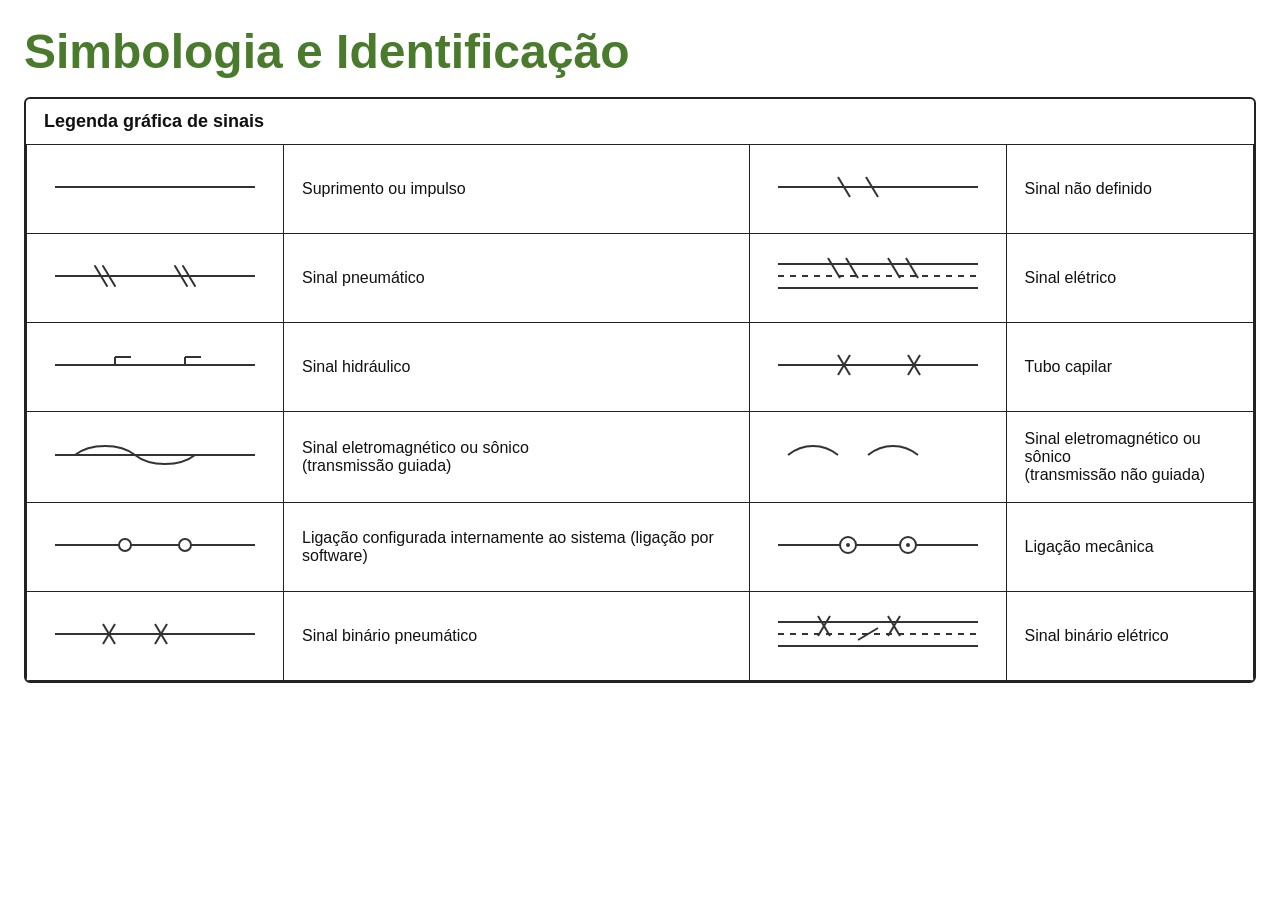
<file: test.html>
<!doctype html>
<html lang="pt-BR">
<head>
  <meta charset="utf-8" />
  <meta name="viewport" content="width=device-width,initial-scale=1" />
  <title>Simbologia e Identificação</title>
  <style>
    :root{ --border:#222; --bg:#fff; --muted:#666 }
    body{ font-family:Segoe UI, Roboto, Arial, sans-serif; margin:24px; background:var(--bg); color:#111 }
    h1{ font-size:48px; margin:0 0 18px; color:#4a7b2d }
    .table-wrap{ overflow:auto; border:2px solid var(--border); border-radius:6px }
    table{ border-collapse:collapse; width:100%; min-width:900px }
    td,th{ border:1px solid var(--border); padding:18px; vertical-align:middle; text-align:center }
    td.desc{ font-size:16px; text-align:left }
    .symbol{ width:220px; height:48px; display:inline-block }
    .small-symbol{ width:160px; height:36px }
    caption{ text-align:left; padding:12px 18px; font-size:18px; font-weight:600 }
    @media(max-width:800px){ h1{font-size:32px} td,th{padding:10px} }
  </style>
</head>
<body>
  <h1>Simbologia e Identificação</h1>
  <div class="table-wrap">
    <table>
      <caption>Legenda gráfica de sinais</caption>
      <tr>
        <td><!-- supply/impulse single line -->
          <svg class="symbol" viewBox="0 0 220 48" xmlns="http://www.w3.org/2000/svg">
            <line x1="10" y1="24" x2="210" y2="24" stroke="#333" stroke-width="2" />
          </svg>
        </td>
        <td class="desc">Suprimento ou impulso</td>
        <td><!-- undefined signal: short slashes on line -->
          <svg class="symbol" viewBox="0 0 220 48" xmlns="http://www.w3.org/2000/svg">
            <line x1="10" y1="24" x2="210" y2="24" stroke="#333" stroke-width="2" />
            <line x1="70" y1="14" x2="82" y2="34" stroke="#333" stroke-width="2" />
            <line x1="98" y1="14" x2="110" y2="34" stroke="#333" stroke-width="2" />
          </svg>
        </td>
        <td class="desc">Sinal não definido</td>
      </tr>

      <tr>
        <td><!-- pneumatic signal: slashes groups -->
          <svg class="symbol" viewBox="0 0 220 48" xmlns="http://www.w3.org/2000/svg">
            <line x1="10" y1="24" x2="210" y2="24" stroke="#333" stroke-width="2" />
            <!-- group of slashes left and right -->
            <g stroke="#333" stroke-width="2" stroke-linecap="round">
              <line x1="50" y1="14" x2="62" y2="34" />
              <line x1="58" y1="14" x2="70" y2="34" />

              <line x1="130" y1="14" x2="142" y2="34" />
              <line x1="138" y1="14" x2="150" y2="34" />
            </g>
          </svg>
        </td>
        <td class="desc">Sinal pneumático</td>
        <td><!-- electrical signal: slashes + dashed -->
          <svg class="symbol" viewBox="0 0 220 48" xmlns="http://www.w3.org/2000/svg">
            <line x1="10" y1="12" x2="210" y2="12" stroke="#333" stroke-width="2" />
            <line x1="10" y1="36" x2="210" y2="36" stroke="#333" stroke-width="2" />
            <!-- slashes on top line -->
            <g stroke="#333" stroke-width="2">
              <line x1="60" y1="6" x2="72" y2="26" />
              <line x1="78" y1="6" x2="90" y2="26" />
              <line x1="120" y1="6" x2="132" y2="26" />
              <line x1="138" y1="6" x2="150" y2="26" />
            </g>
            <!-- dashed middle line -->
            <g stroke="#333" stroke-width="2" stroke-dasharray="6,6">
              <line x1="10" y1="24" x2="210" y2="24" />
            </g>
          </svg>
        </td>
        <td class="desc">Sinal elétrico</td>
      </tr>

      <tr>
        <td><!-- hydraulic: L-like breaks -->
          <svg class="symbol" viewBox="0 0 220 48" xmlns="http://www.w3.org/2000/svg">
            <line x1="10" y1="24" x2="210" y2="24" stroke="#333" stroke-width="2" />
            <g stroke="#333" stroke-width="2">
              <path d="M70 24 L70 16" />
              <path d="M70 16 L86 16" />
              <path d="M140 24 L140 16" />
              <path d="M140 16 L156 16" />
            </g>
          </svg>
        </td>
        <td class="desc">Sinal hidráulico</td>
        <td><!-- capillary tube: X marks -->
          <svg class="symbol" viewBox="0 0 220 48" xmlns="http://www.w3.org/2000/svg">
            <line x1="10" y1="24" x2="210" y2="24" stroke="#333" stroke-width="2" />
            <g stroke="#333" stroke-width="2">
              <line x1="70" y1="14" x2="82" y2="34" />
              <line x1="82" y1="14" x2="70" y2="34" />

              <line x1="140" y1="14" x2="152" y2="34" />
              <line x1="152" y1="14" x2="140" y2="34" />
            </g>
          </svg>
        </td>
        <td class="desc">Tubo capilar</td>
      </tr>

      <tr>
        <td><!-- guided EM or sonic: sine on line (one wave on center)  -->
          <svg class="symbol" viewBox="0 0 220 48" xmlns="http://www.w3.org/2000/svg">
            <line x1="10" y1="24" x2="210" y2="24" stroke="#333" stroke-width="2" />
            <path d="M30 24 C45 12, 75 12, 90 24 C105 36, 135 36, 150 24" fill="none" stroke="#333" stroke-width="2" />
          </svg>
        </td>
        <td class="desc">Sinal eletromagnético ou sônico<br/>(transmissão guiada)</td>
        <td><!-- unguided EM/sonic: free wave symbols -->
          <svg class="symbol" viewBox="0 0 220 48" xmlns="http://www.w3.org/2000/svg">
            <path d="M20 24 C35 12, 55 12, 70 24" fill="none" stroke="#333" stroke-width="2" />
            <path d="M100 24 C115 12, 135 12, 150 24" fill="none" stroke="#333" stroke-width="2" />
          </svg>
        </td>
        <td class="desc">Sinal eletromagnético ou sônico<br/>(transmissão não guiada)</td>
      </tr>

      <tr>
        <td><!-- software configured: circles on line -->
          <svg class="symbol" viewBox="0 0 220 48" xmlns="http://www.w3.org/2000/svg">
            <line x1="10" y1="24" x2="210" y2="24" stroke="#333" stroke-width="2" />
            <circle cx="80" cy="24" r="6" stroke="#333" stroke-width="2" fill="#fff" />
            <circle cx="140" cy="24" r="6" stroke="#333" stroke-width="2" fill="#fff" />
          </svg>
        </td>
        <td class="desc">Ligação configurada internamente ao sistema (ligação por software)</td>
        <td><!-- mechanical link: circled dot on line -->
          <svg class="symbol" viewBox="0 0 220 48" xmlns="http://www.w3.org/2000/svg">
            <line x1="10" y1="24" x2="210" y2="24" stroke="#333" stroke-width="2" />
            <g>
              <circle cx="80" cy="24" r="8" stroke="#333" stroke-width="2" fill="#fff" />
              <circle cx="80" cy="24" r="2" fill="#333" />
              <circle cx="140" cy="24" r="8" stroke="#333" stroke-width="2" fill="#fff" />
              <circle cx="140" cy="24" r="2" fill="#333" />
            </g>
          </svg>
        </td>
        <td class="desc">Ligação mecânica</td>
      </tr>

      <tr>
        <td><!-- binary pneumatic: crossed slashes on line -->
          <svg class="symbol" viewBox="0 0 220 48" xmlns="http://www.w3.org/2000/svg">
            <line x1="10" y1="24" x2="210" y2="24" stroke="#333" stroke-width="2" />
            <g stroke="#333" stroke-width="2">
              <line x1="58" y1="14" x2="70" y2="34" />
              <line x1="70" y1="14" x2="58" y2="34" />
              <line x1="110" y1="14" x2="122" y2="34" />
              <line x1="122" y1="14" x2="110" y2="34" />
            </g>
          </svg>
        </td>
        <td class="desc">Sinal binário pneumático</td>
        <td><!-- binary electrical: crossed slashes + dashed line variants -->
          <svg class="symbol" viewBox="0 0 220 48" xmlns="http://www.w3.org/2000/svg">
            <line x1="10" y1="12" x2="210" y2="12" stroke="#333" stroke-width="2" />
            <line x1="10" y1="36" x2="210" y2="36" stroke="#333" stroke-width="2" />
            <g stroke="#333" stroke-width="2">
              <line x1="50" y1="6" x2="62" y2="26" />
              <line x1="62" y1="6" x2="50" y2="26" />

              <line x1="120" y1="6" x2="132" y2="26" />
              <line x1="132" y1="6" x2="120" y2="26" />
            </g>
            <g stroke="#333" stroke-width="2" stroke-dasharray="6,6">
              <line x1="10" y1="24" x2="210" y2="24" />
            </g>
            <g stroke="#333" stroke-width="2">
              <line x1="90" y1="30" x2="110" y2="18" />
            </g>
          </svg>
        </td>
        <td class="desc">Sinal binário elétrico</td>
      </tr>

    </table>
  </div>
</body>
</html>
</file>
